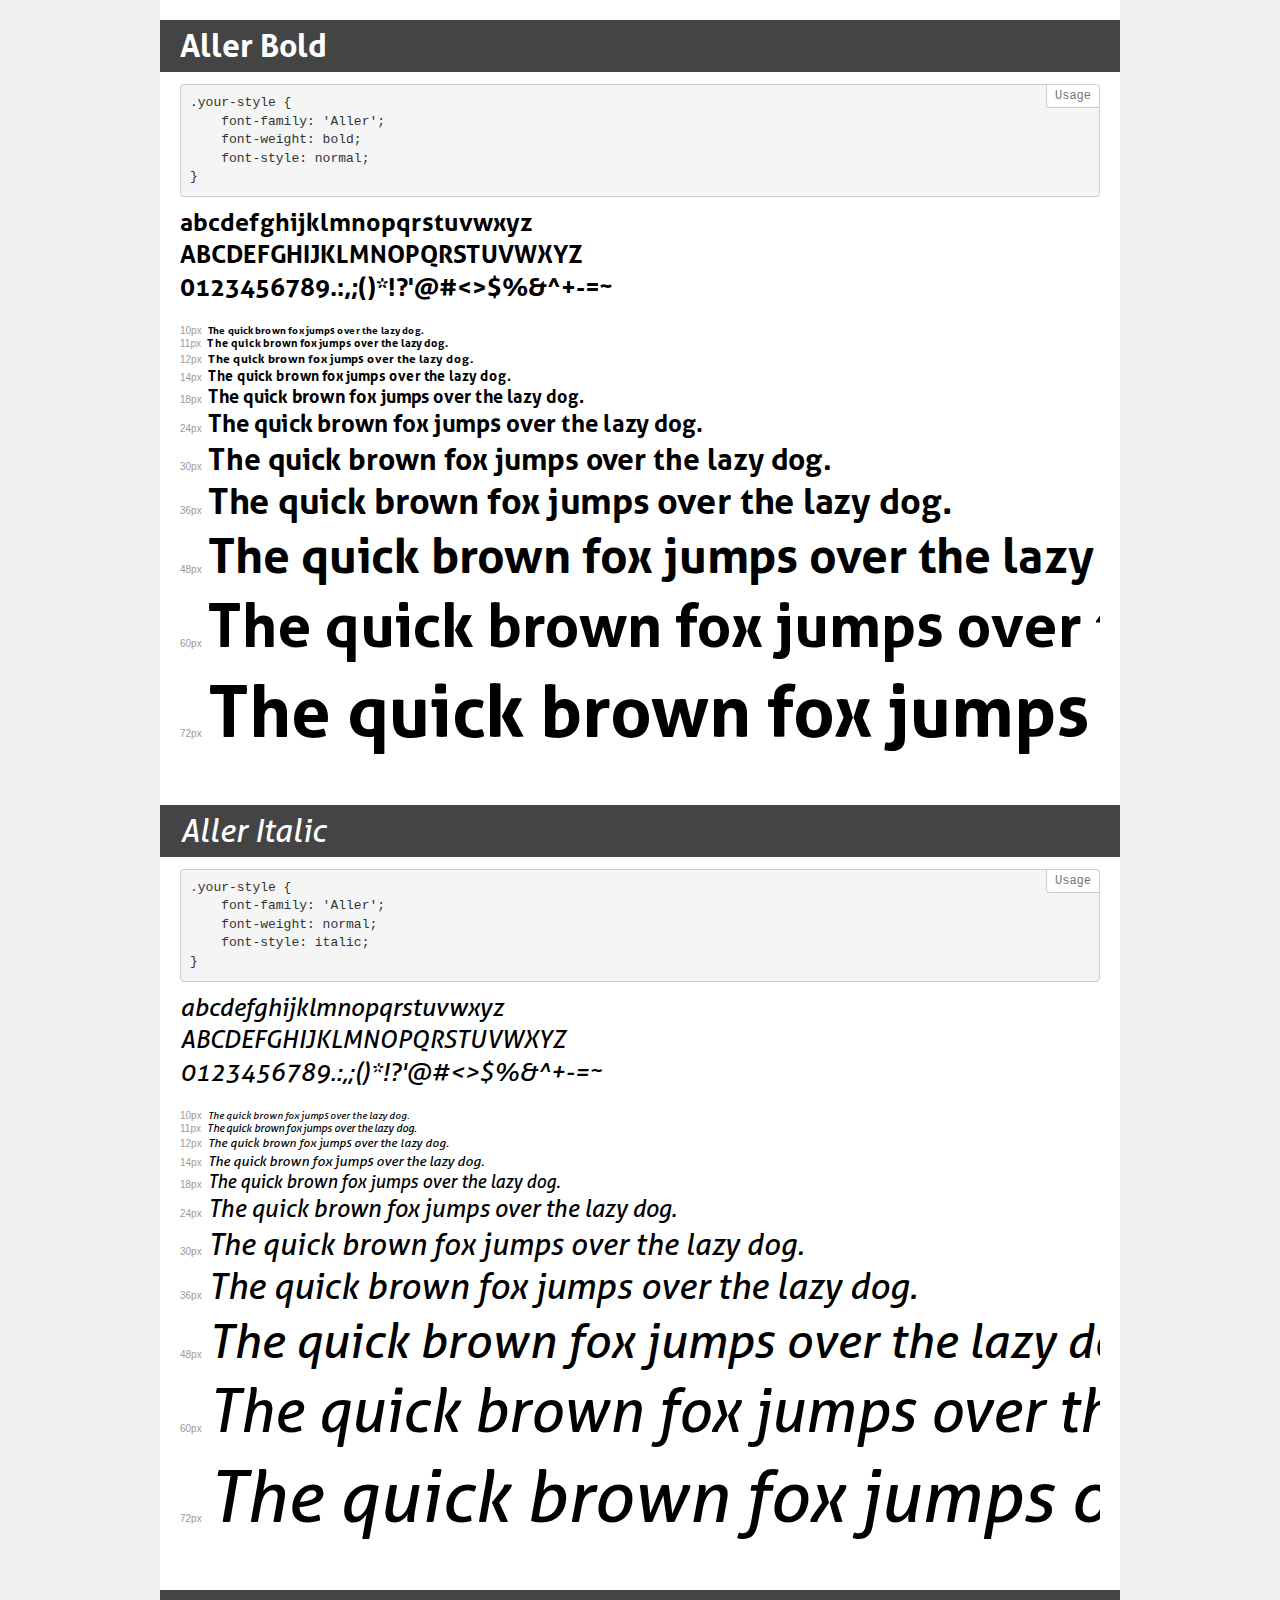
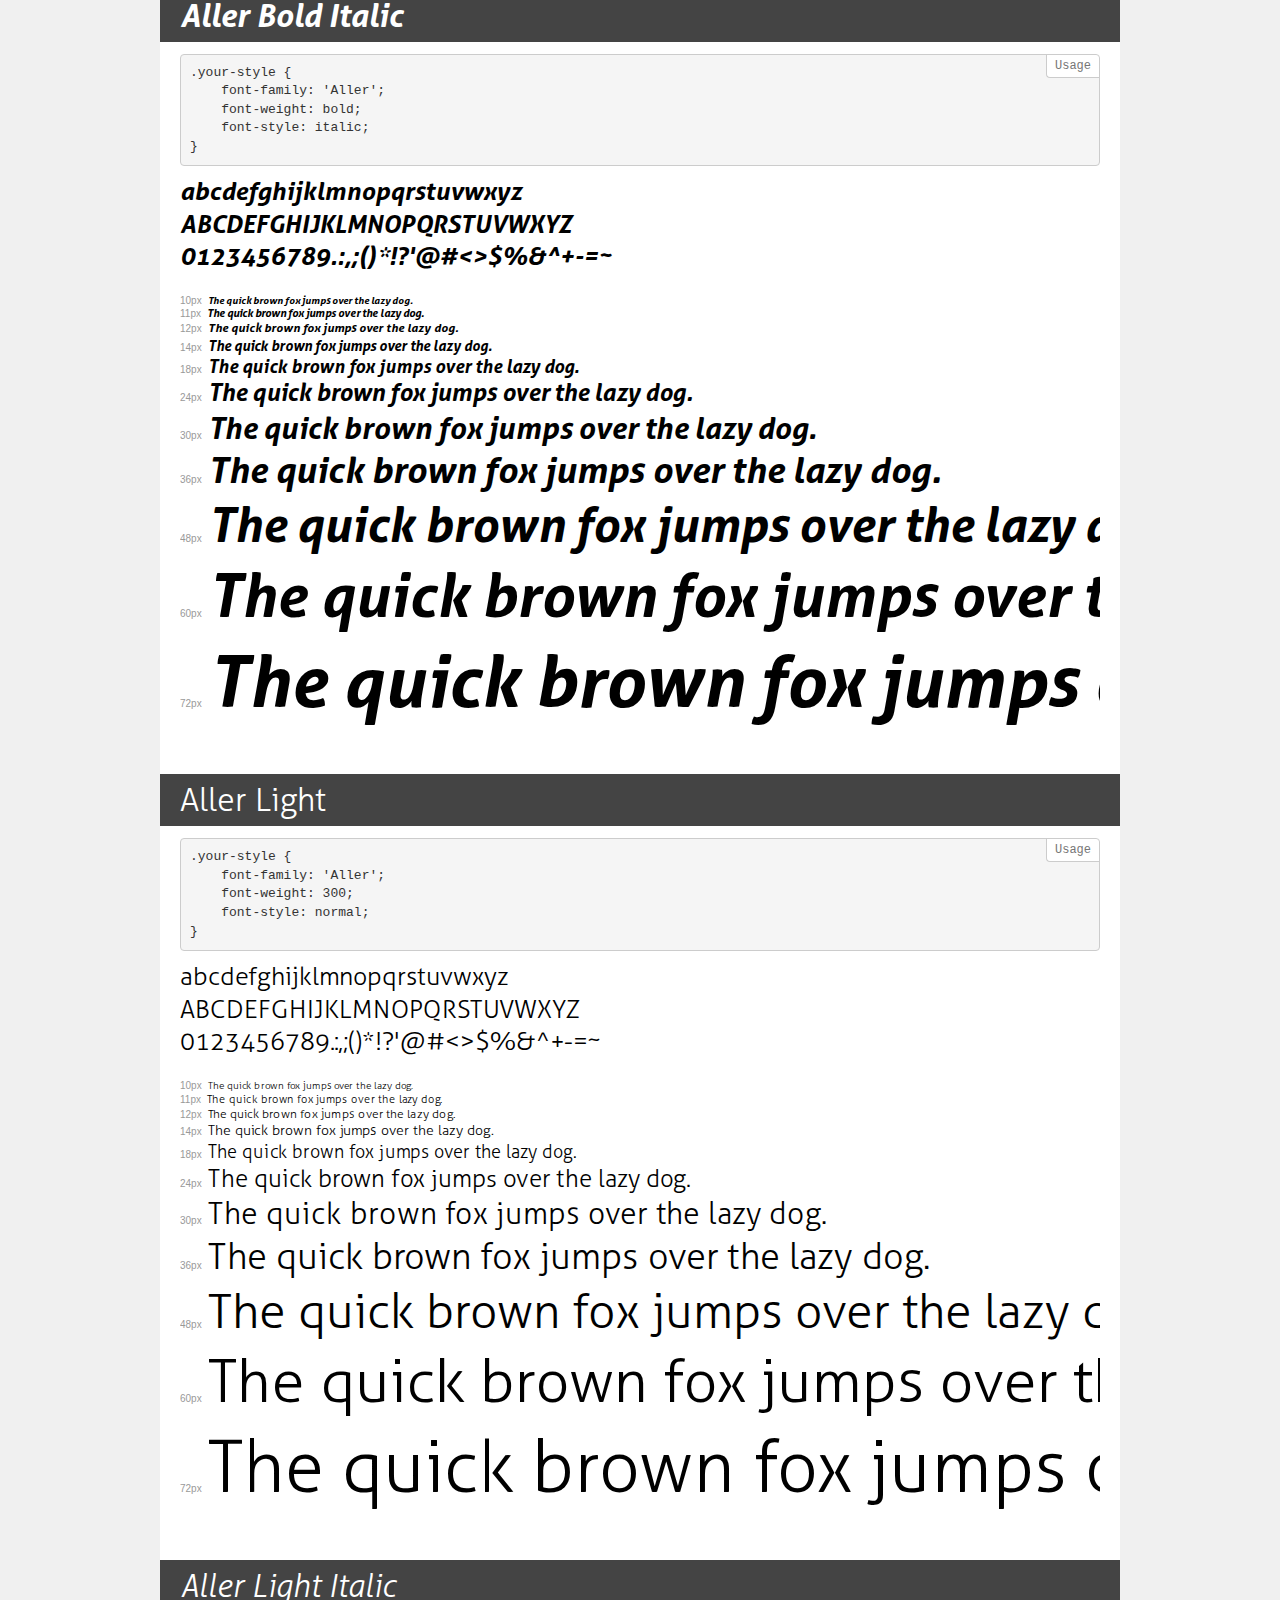
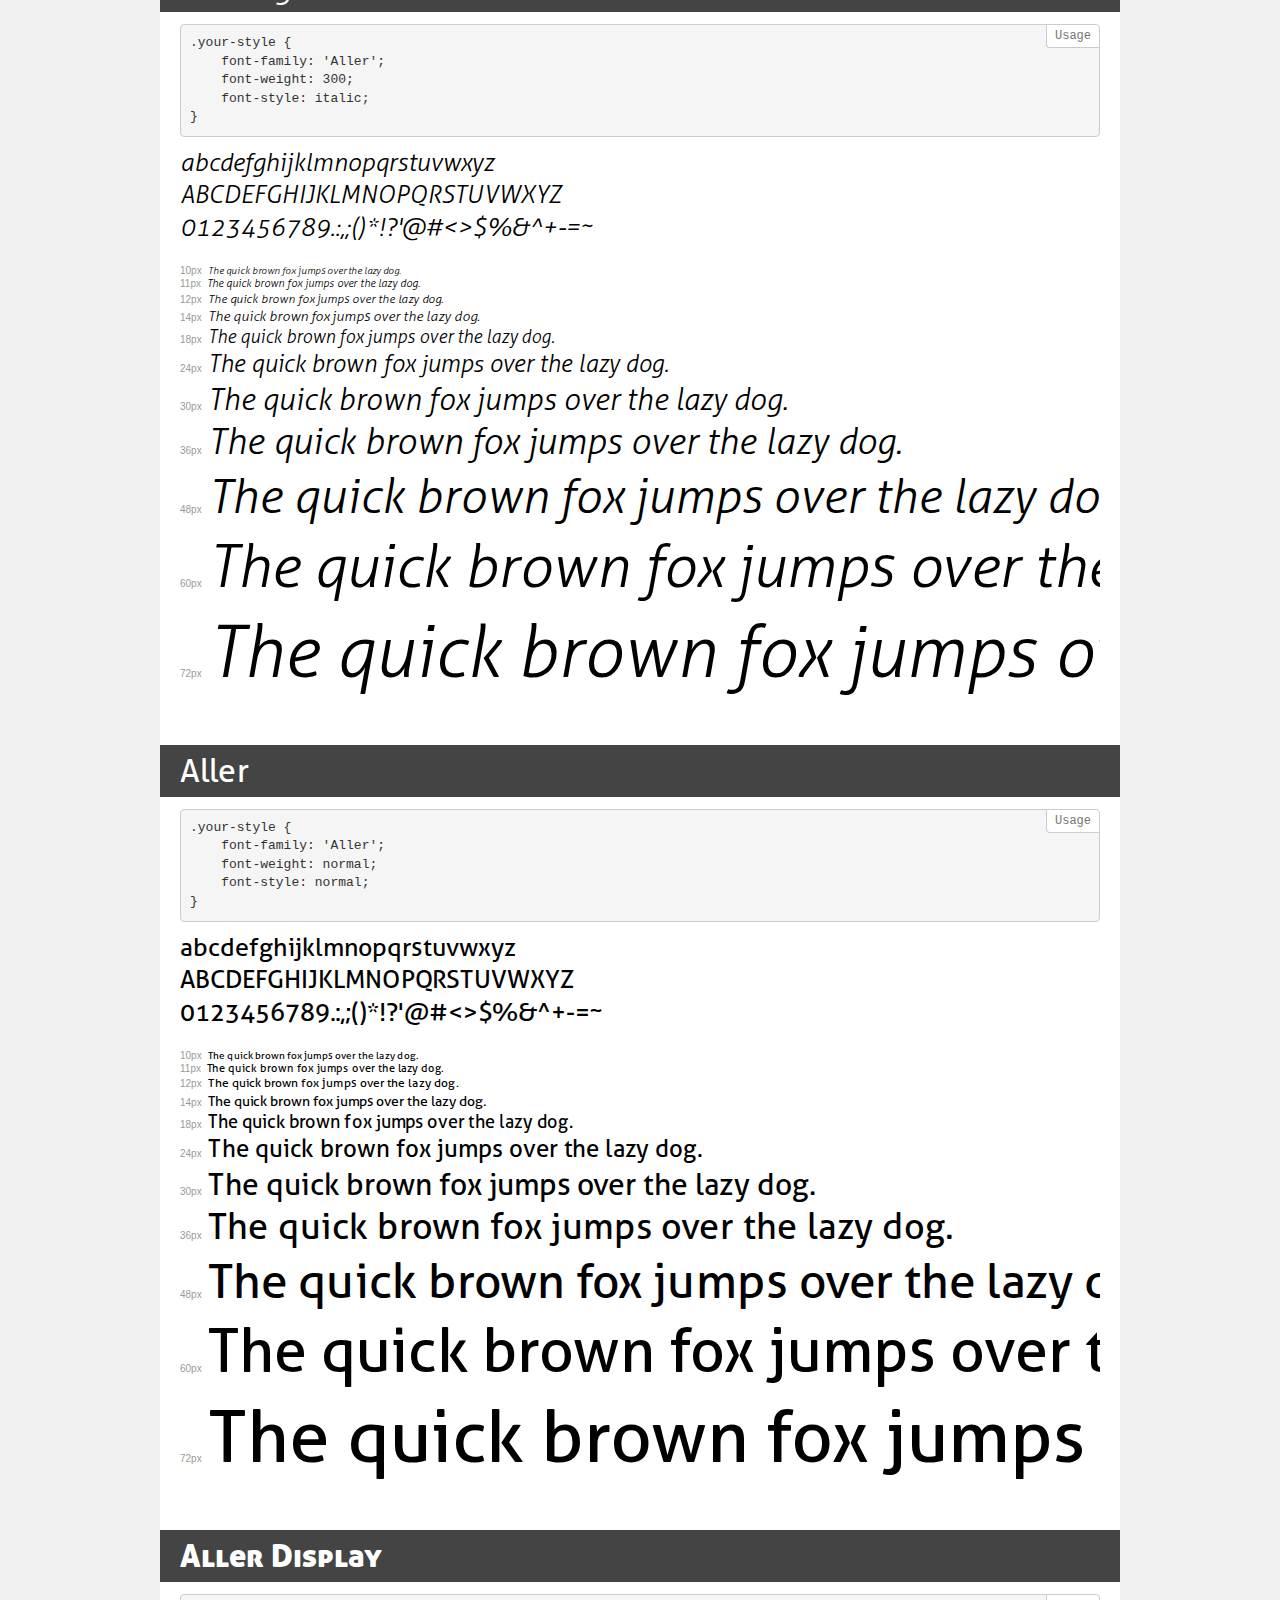
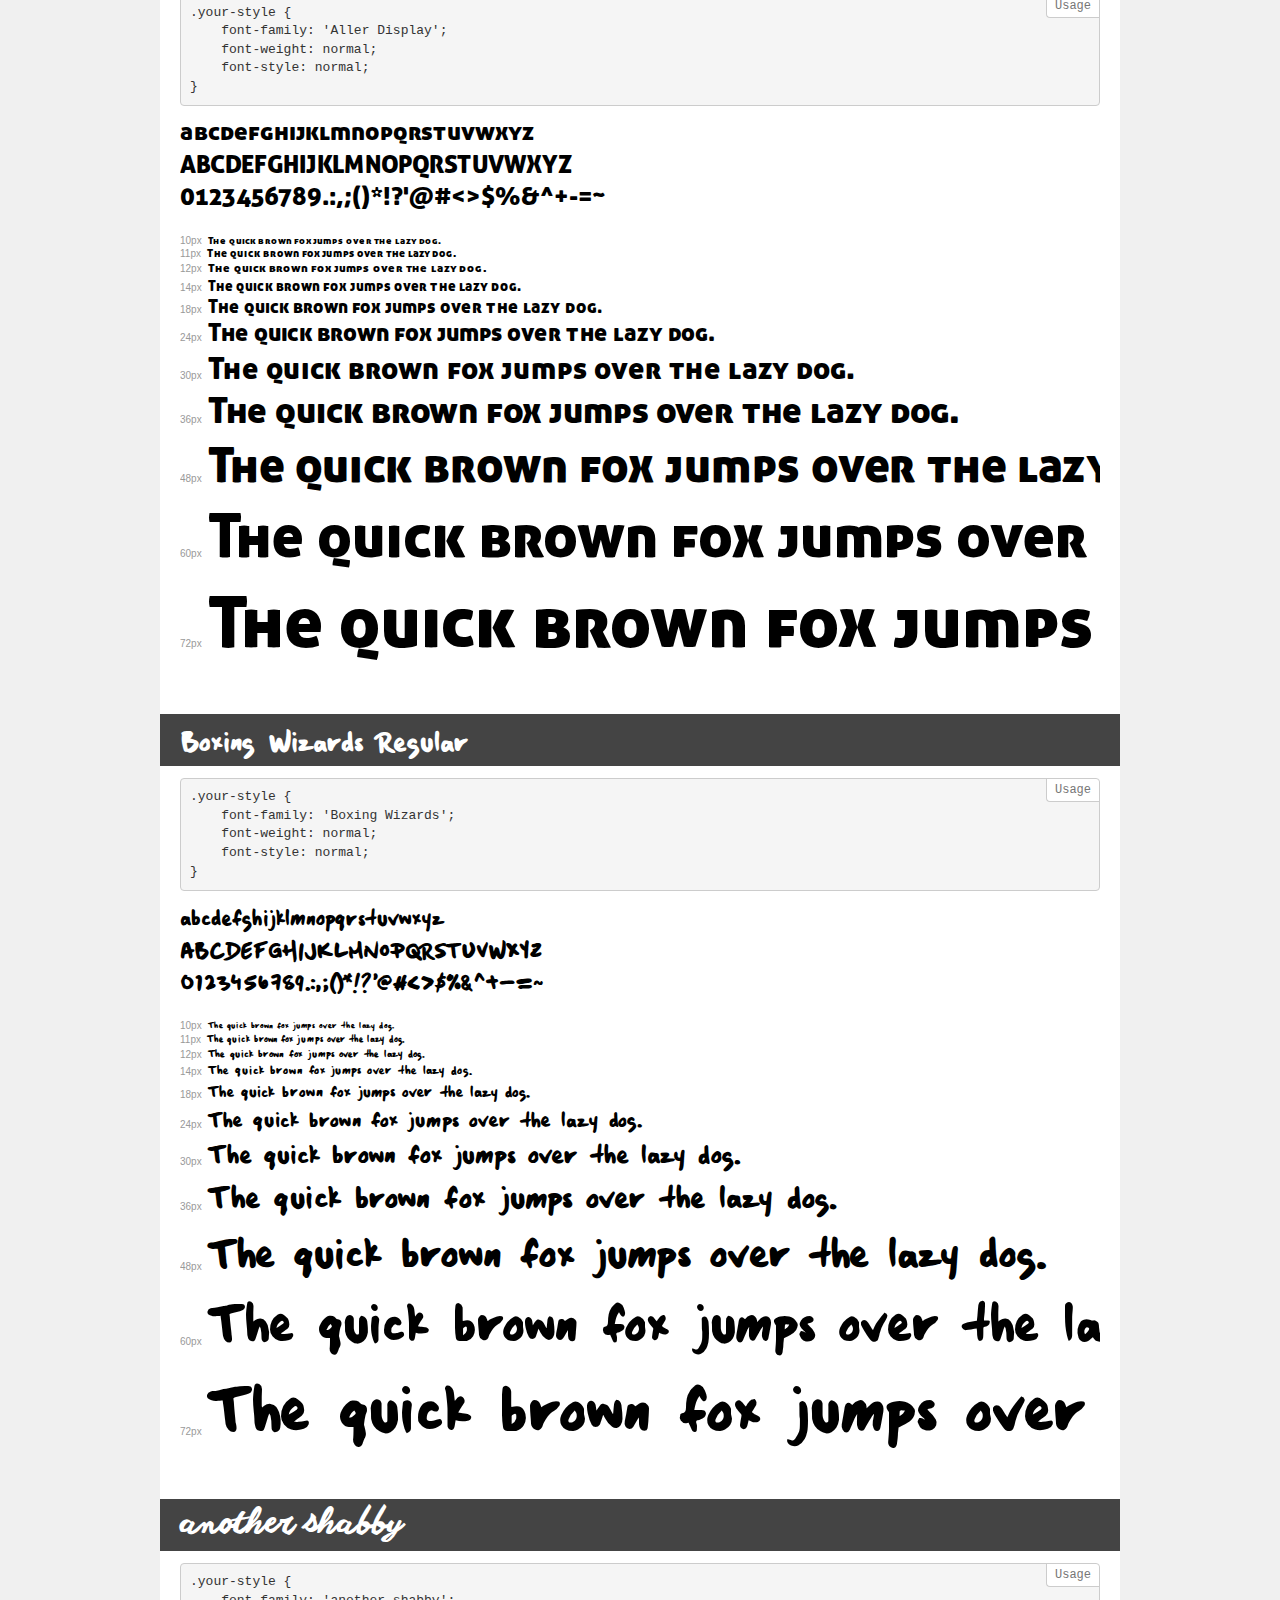
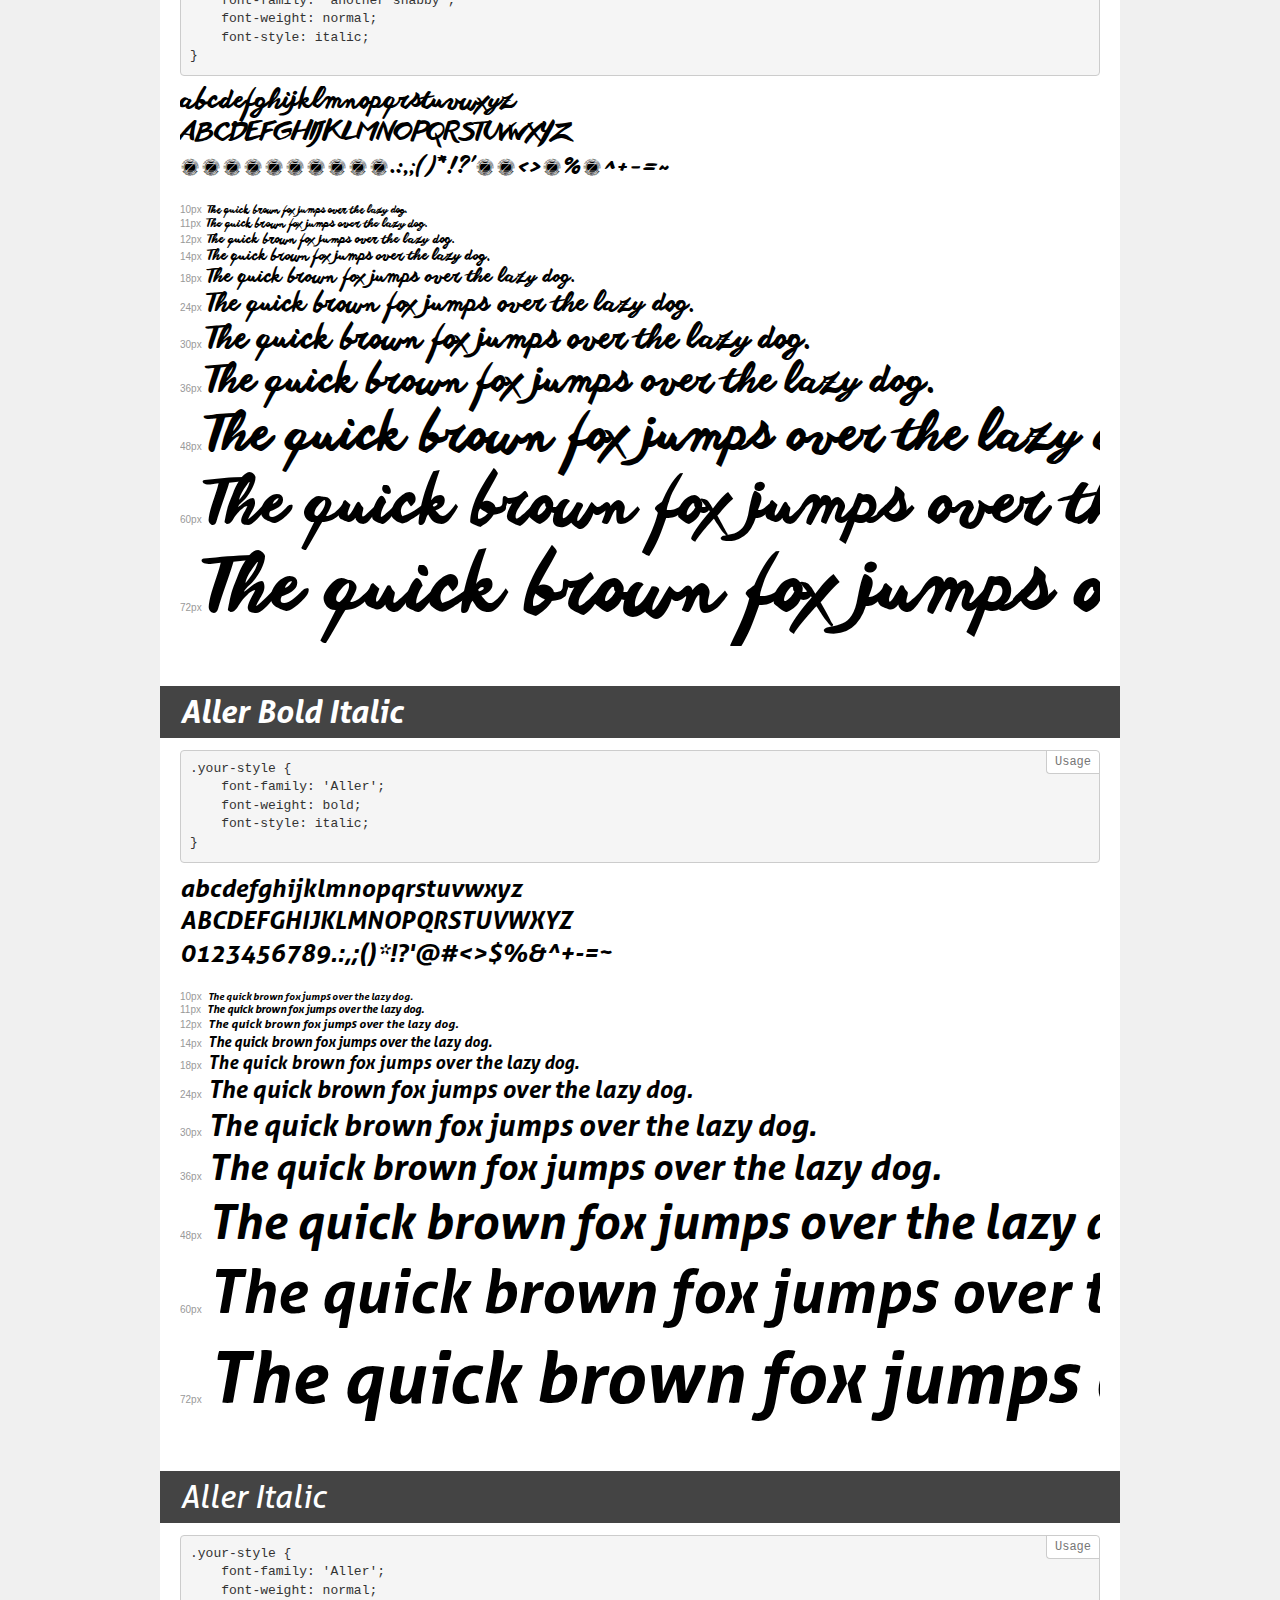
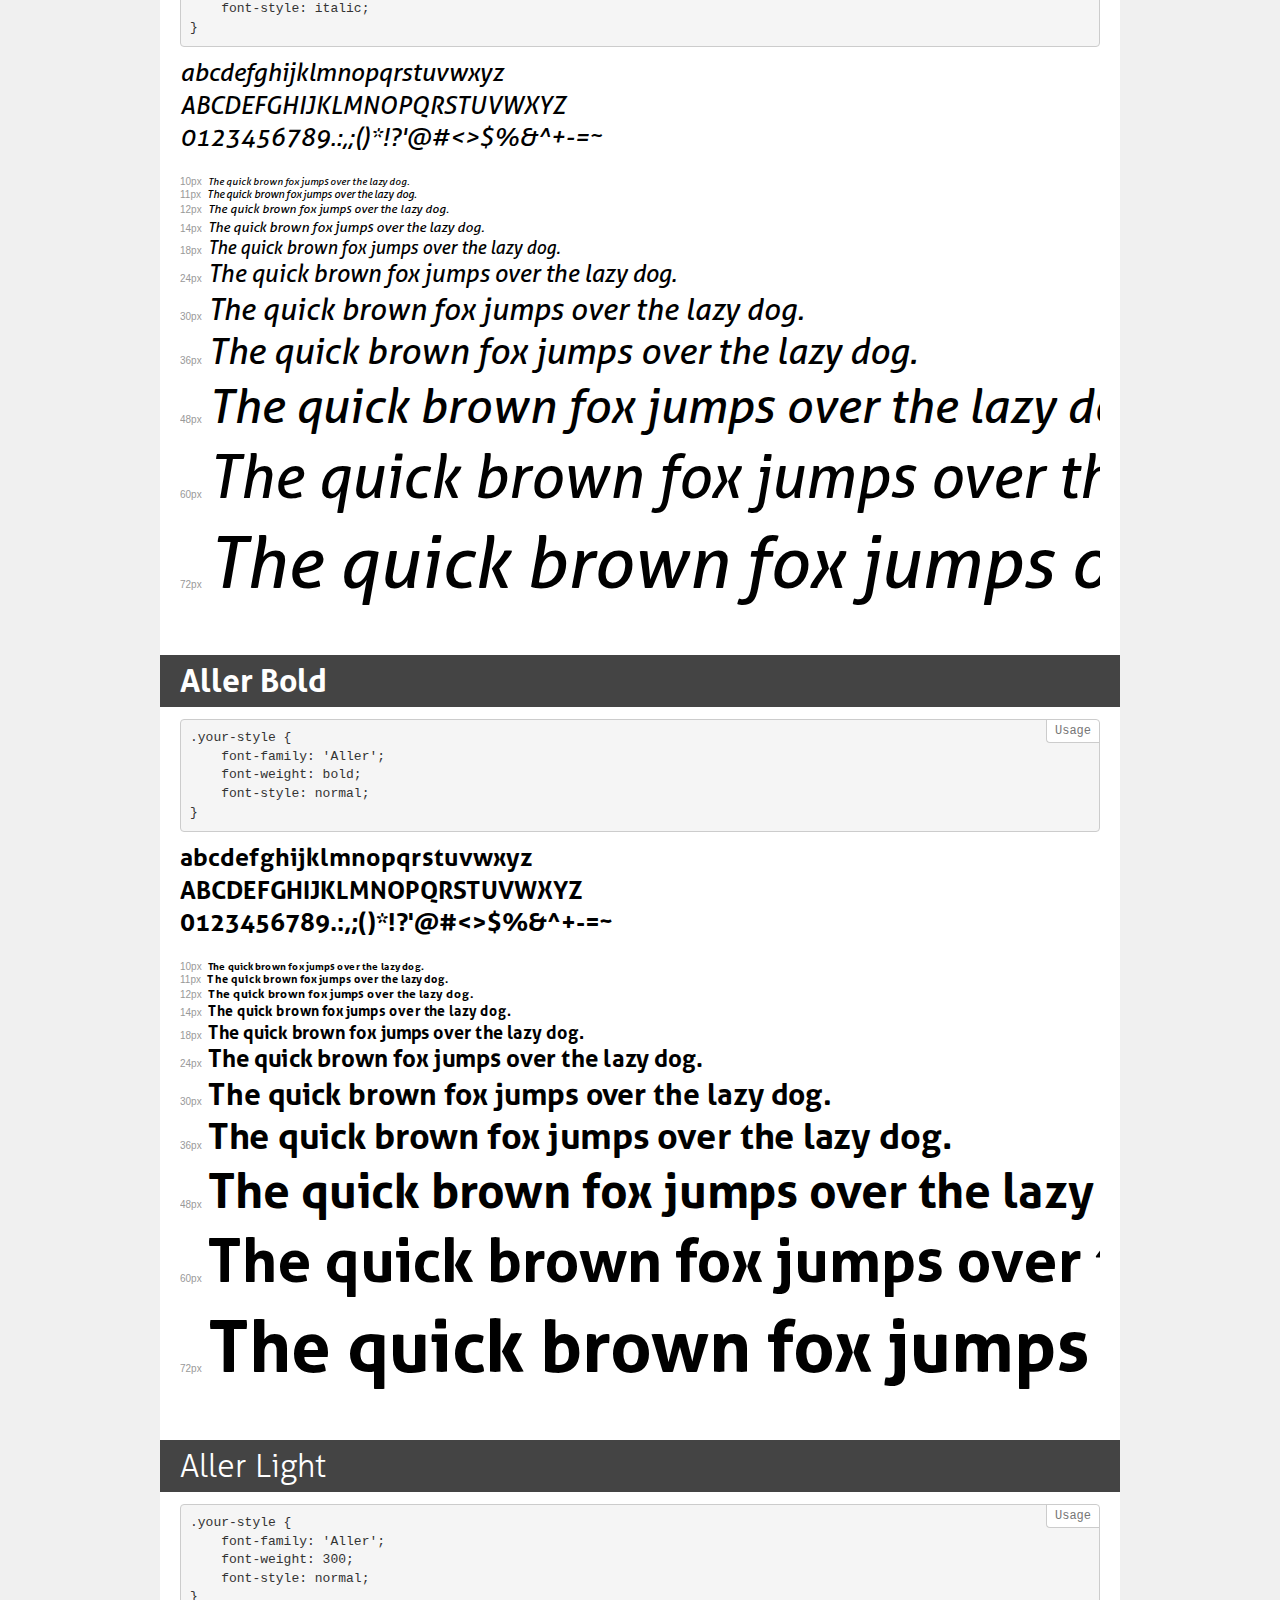
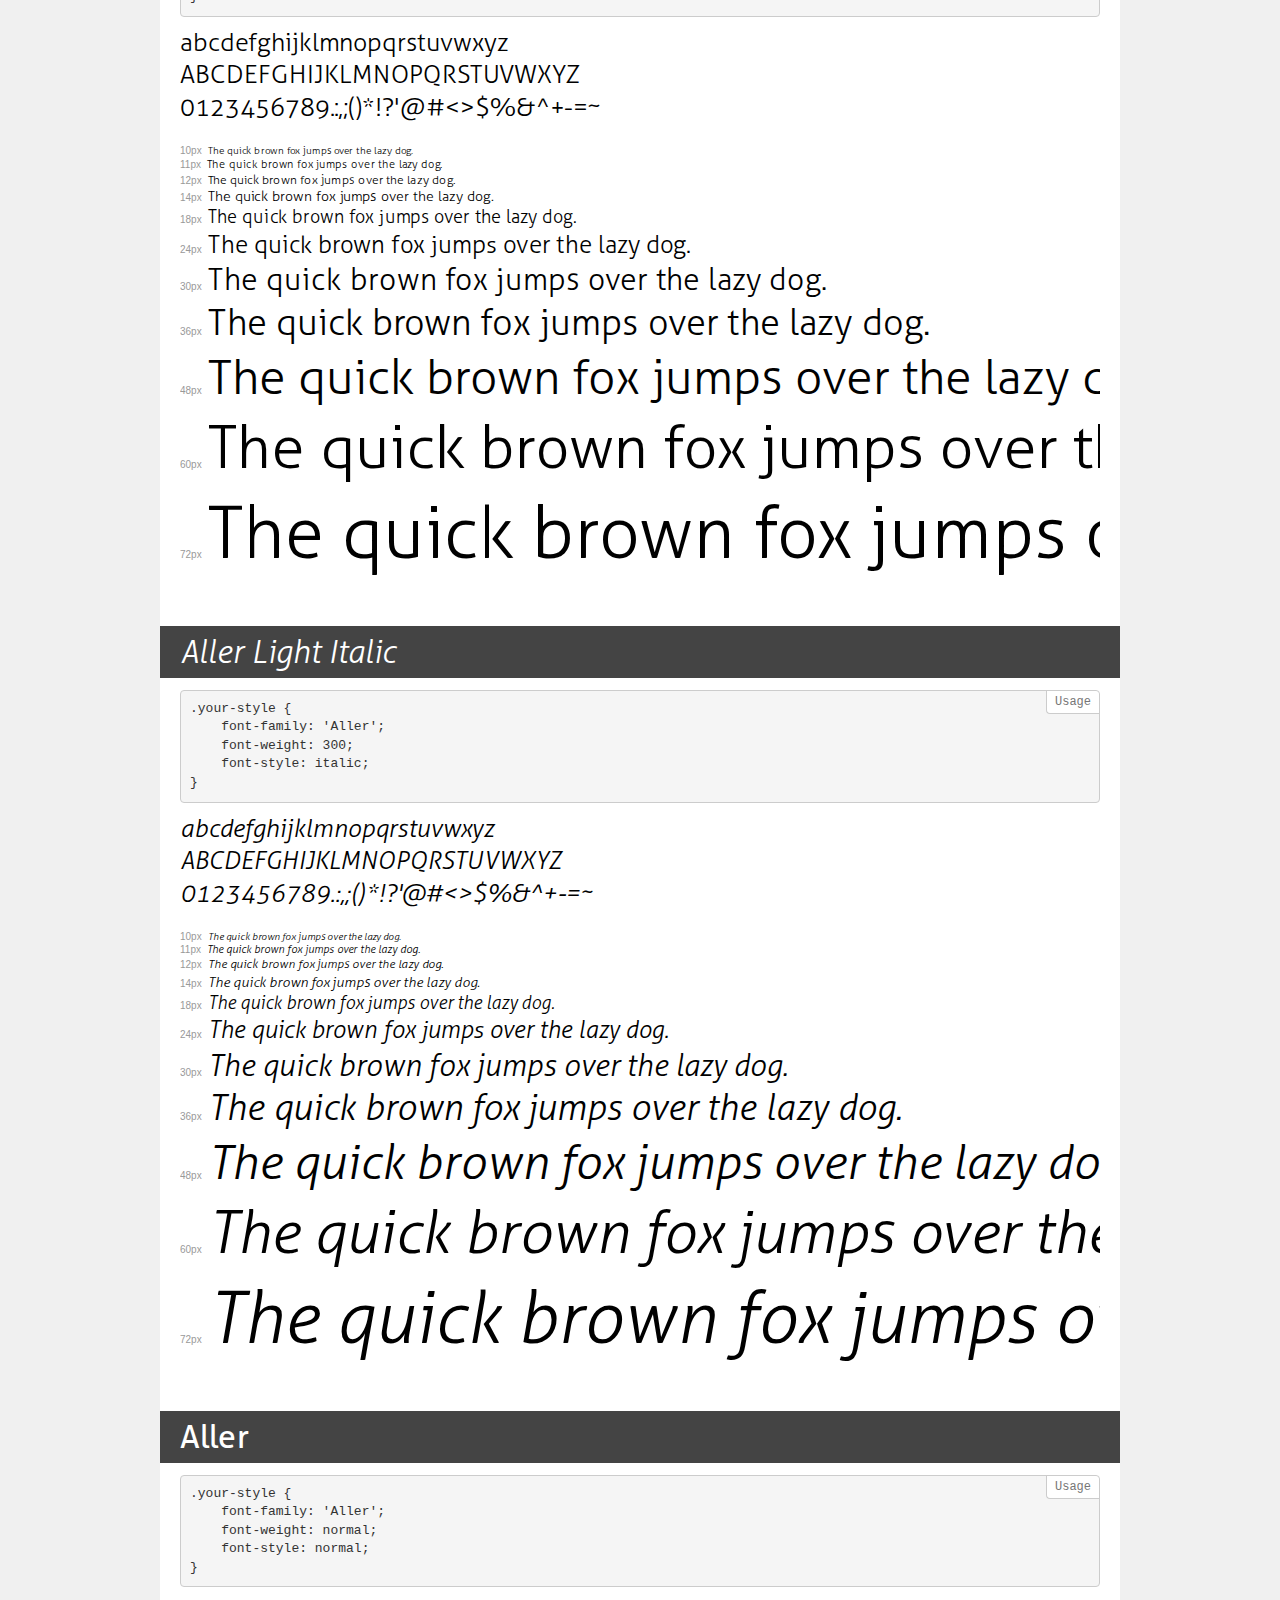
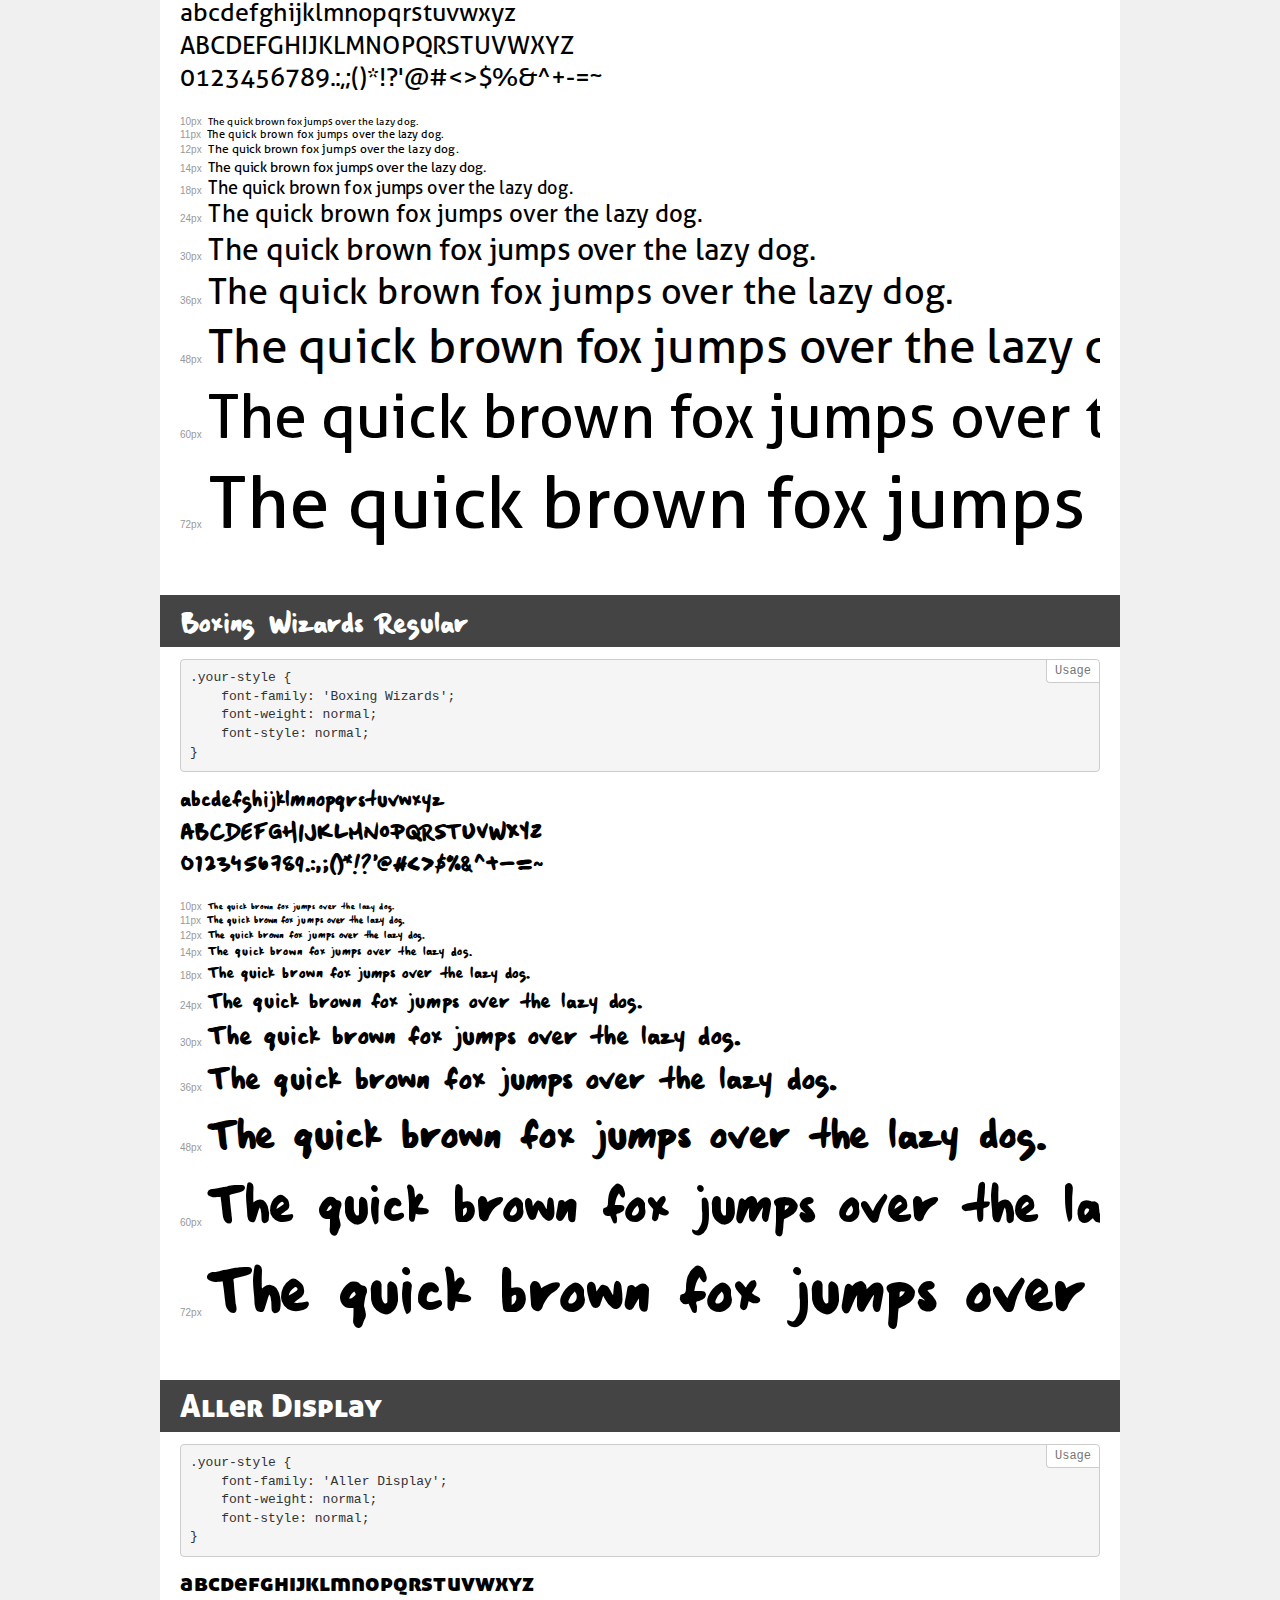
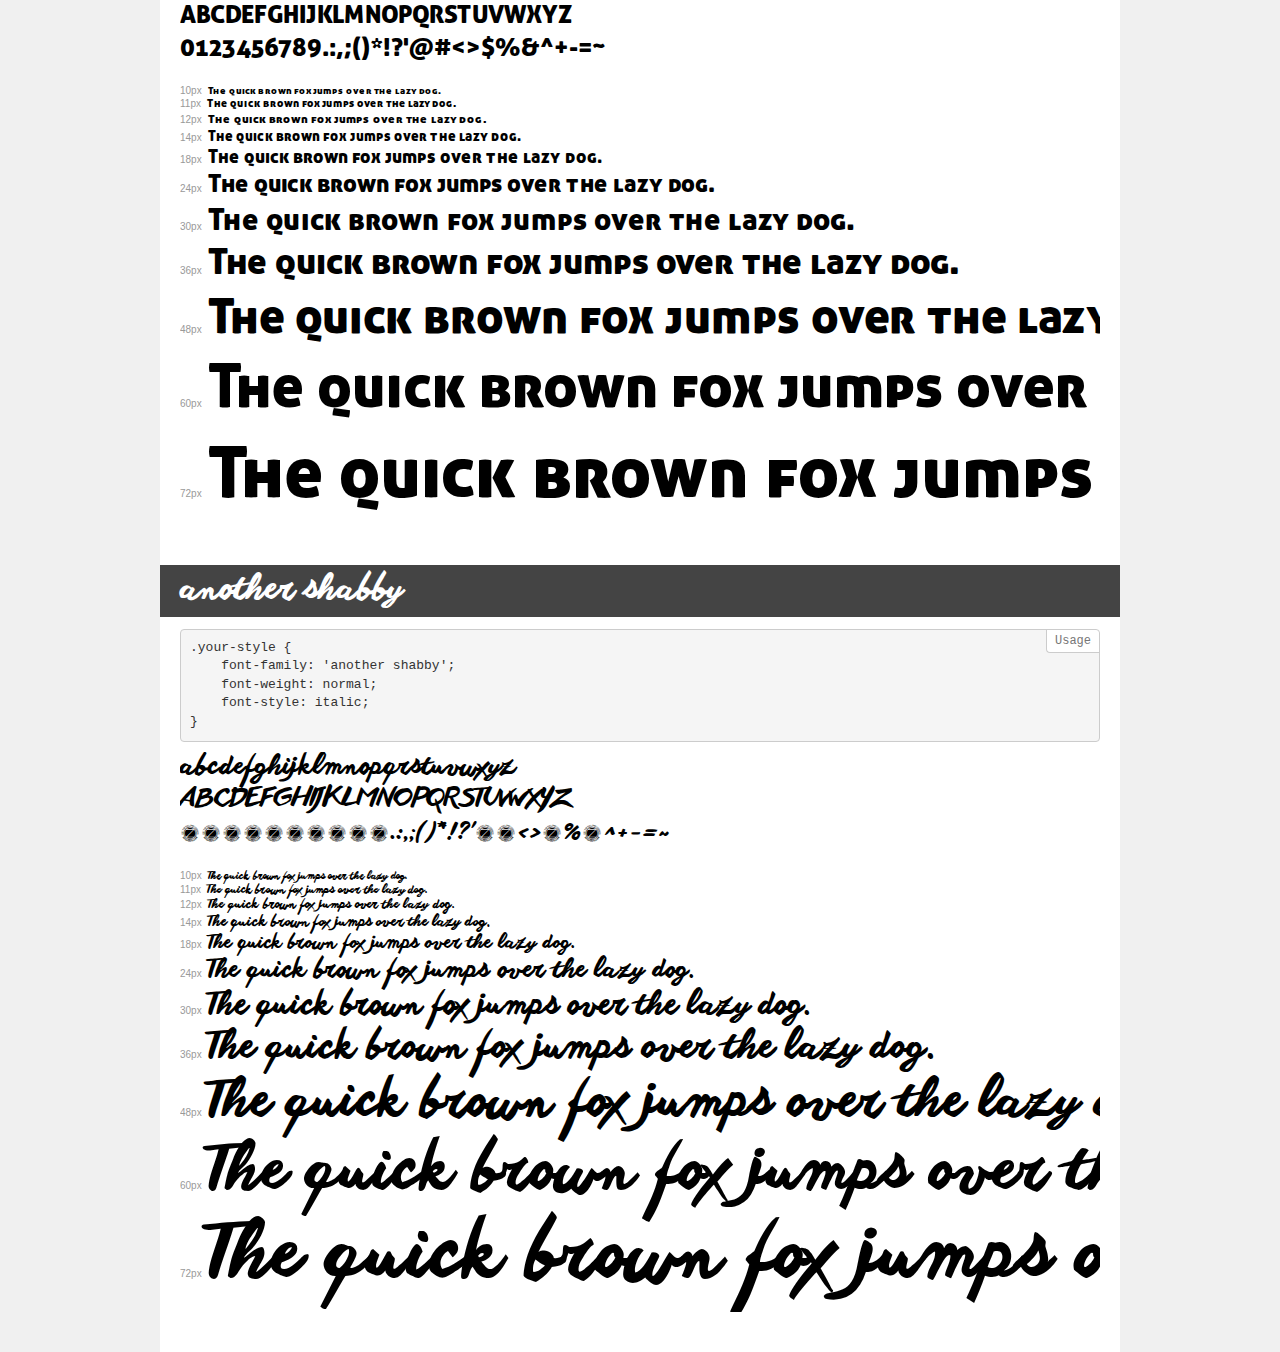
<file: assets/fonts/demo.html>
<!DOCTYPE html>
<html lang="en">
<head>
    <meta charset="utf-8">
    <meta http-equiv="X-UA-Compatible" content="IE=edge">
    <meta name="viewport" content="width=device-width, initial-scale=1">
    <meta name="robots" content="noindex, noarchive">
    <meta name="format-detection" content="telephone=no">
    <title>Transfonter demo</title>
    <link href="stylesheet.css" rel="stylesheet">
    <style>
        /*
        http://meyerweb.com/eric/tools/css/reset/
        v2.0 | 20110126
        License: none (public domain)
        */
        html, body, div, span, applet, object, iframe,
        h1, h2, h3, h4, h5, h6, p, blockquote, pre,
        a, abbr, acronym, address, big, cite, code,
        del, dfn, em, img, ins, kbd, q, s, samp,
        small, strike, strong, sub, sup, tt, var,
        b, u, i, center,
        dl, dt, dd, ol, ul, li,
        fieldset, form, label, legend,
        table, caption, tbody, tfoot, thead, tr, th, td,
        article, aside, canvas, details, embed,
        figure, figcaption, footer, header, hgroup,
        menu, nav, output, ruby, section, summary,
        time, mark, audio, video {
            margin: 0;
            padding: 0;
            border: 0;
            font-size: 100%;
            font: inherit;
            vertical-align: baseline;
        }
        /* HTML5 display-role reset for older browsers */
        article, aside, details, figcaption, figure,
        footer, header, hgroup, menu, nav, section {
            display: block;
        }
        body {
            line-height: 1;
        }
        ol, ul {
            list-style: none;
        }
        blockquote, q {
            quotes: none;
        }
        blockquote:before, blockquote:after,
        q:before, q:after {
            content: '';
            content: none;
        }
        table {
            border-collapse: collapse;
            border-spacing: 0;
        }
        /* demo styles */
        body {
            background: #f0f0f0;
            color: #000;
        }
        .page {
            background: #fff;
            width: 920px;
            margin: 0 auto;
            padding: 20px 20px 0 20px;
            overflow: hidden;
        }
        .font-container {
            overflow-x: auto;
            overflow-y: hidden;
            margin-bottom: 40px;
            line-height: 1.3;
            white-space: nowrap;
            padding-bottom: 5px;
        }
        h1 {
            position: relative;
            background: #444;
            font-size: 32px;
            color: #fff;
            padding: 10px 20px;
            margin: 0 -20px 12px -20px;
        }
        .letters {
            font-size: 25px;
            margin-bottom: 20px;
        }
        .s10:before {
            content: '10px';
        }
        .s11:before {
            content: '11px';
        }
        .s12:before {
            content: '12px';
        }
        .s14:before {
            content: '14px';
        }
        .s18:before {
            content: '18px';
        }
        .s24:before {
            content: '24px';
        }
        .s30:before {
            content: '30px';
        }
        .s36:before {
            content: '36px';
        }
        .s48:before {
            content: '48px';
        }
        .s60:before {
            content: '60px';
        }
        .s72:before {
            content: '72px';
        }
        .s10:before, .s11:before, .s12:before, .s14:before,
        .s18:before, .s24:before, .s30:before, .s36:before,
        .s48:before, .s60:before, .s72:before {
            font-family: Arial, sans-serif;
            font-size: 10px;
            font-weight: normal;
            font-style: normal;
            color: #999;
            padding-right: 6px;
        }
        pre {
            display: block;
            position: relative;
            padding: 9px;
            margin: 0 0 10px;
            font-family: Monaco, Menlo, Consolas, "Courier New", monospace;
            font-size: 13px;
            line-height: 1.428571429;
            color: #333;
            font-weight: normal;
            font-style: normal;
            background-color: #f5f5f5;
            border: 1px solid #ccc;
            overflow-x: auto;
            border-radius: 4px;
        }
        pre:after {
            display: block;
            position: absolute;
            right: 0;
            top: 0;
            content: 'Usage';
            line-height: 1;
            padding: 5px 8px;
            font-size: 12px;
            color: #767676;
            background-color: #fff;
            border: 1px solid #ccc;
            border-right: none;
            border-top: none;
            border-radius: 0 4px 0 4px;
            z-index: 10;
        }
        /* responsive */
        @media (max-width: 959px) {
            .page {
                width: auto;
                margin: 0;
            }
        }
    </style>
</head>
<body>
<div class="page">
    <div class="demo">
        <h1 style="font-family: 'Aller'; font-weight: bold; font-style: normal;">Aller Bold</h1>
        <pre>.your-style {
    font-family: 'Aller';
    font-weight: bold;
    font-style: normal;
}</pre>
        <div class="font-container" style="font-family: 'Aller'; font-weight: bold; font-style: normal;">
            <p class="letters">
                abcdefghijklmnopqrstuvwxyz<br>
ABCDEFGHIJKLMNOPQRSTUVWXYZ<br>
                0123456789.:,;()*!?'@#<>$%&^+-=~
            </p>
            <p class="s10" style="font-size: 10px;">The quick brown fox jumps over the lazy dog.</p>
            <p class="s11" style="font-size: 11px;">The quick brown fox jumps over the lazy dog.</p>
            <p class="s12" style="font-size: 12px;">The quick brown fox jumps over the lazy dog.</p>
            <p class="s14" style="font-size: 14px;">The quick brown fox jumps over the lazy dog.</p>
            <p class="s18" style="font-size: 18px;">The quick brown fox jumps over the lazy dog.</p>
            <p class="s24" style="font-size: 24px;">The quick brown fox jumps over the lazy dog.</p>
            <p class="s30" style="font-size: 30px;">The quick brown fox jumps over the lazy dog.</p>
            <p class="s36" style="font-size: 36px;">The quick brown fox jumps over the lazy dog.</p>
            <p class="s48" style="font-size: 48px;">The quick brown fox jumps over the lazy dog.</p>
            <p class="s60" style="font-size: 60px;">The quick brown fox jumps over the lazy dog.</p>
            <p class="s72" style="font-size: 72px;">The quick brown fox jumps over the lazy dog.</p>
        </div>
    </div>
    <div class="demo">
        <h1 style="font-family: 'Aller'; font-weight: normal; font-style: italic;">Aller Italic</h1>
        <pre>.your-style {
    font-family: 'Aller';
    font-weight: normal;
    font-style: italic;
}</pre>
        <div class="font-container" style="font-family: 'Aller'; font-weight: normal; font-style: italic;">
            <p class="letters">
                abcdefghijklmnopqrstuvwxyz<br>
ABCDEFGHIJKLMNOPQRSTUVWXYZ<br>
                0123456789.:,;()*!?'@#<>$%&^+-=~
            </p>
            <p class="s10" style="font-size: 10px;">The quick brown fox jumps over the lazy dog.</p>
            <p class="s11" style="font-size: 11px;">The quick brown fox jumps over the lazy dog.</p>
            <p class="s12" style="font-size: 12px;">The quick brown fox jumps over the lazy dog.</p>
            <p class="s14" style="font-size: 14px;">The quick brown fox jumps over the lazy dog.</p>
            <p class="s18" style="font-size: 18px;">The quick brown fox jumps over the lazy dog.</p>
            <p class="s24" style="font-size: 24px;">The quick brown fox jumps over the lazy dog.</p>
            <p class="s30" style="font-size: 30px;">The quick brown fox jumps over the lazy dog.</p>
            <p class="s36" style="font-size: 36px;">The quick brown fox jumps over the lazy dog.</p>
            <p class="s48" style="font-size: 48px;">The quick brown fox jumps over the lazy dog.</p>
            <p class="s60" style="font-size: 60px;">The quick brown fox jumps over the lazy dog.</p>
            <p class="s72" style="font-size: 72px;">The quick brown fox jumps over the lazy dog.</p>
        </div>
    </div>
    <div class="demo">
        <h1 style="font-family: 'Aller'; font-weight: bold; font-style: italic;">Aller Bold Italic</h1>
        <pre>.your-style {
    font-family: 'Aller';
    font-weight: bold;
    font-style: italic;
}</pre>
        <div class="font-container" style="font-family: 'Aller'; font-weight: bold; font-style: italic;">
            <p class="letters">
                abcdefghijklmnopqrstuvwxyz<br>
ABCDEFGHIJKLMNOPQRSTUVWXYZ<br>
                0123456789.:,;()*!?'@#<>$%&^+-=~
            </p>
            <p class="s10" style="font-size: 10px;">The quick brown fox jumps over the lazy dog.</p>
            <p class="s11" style="font-size: 11px;">The quick brown fox jumps over the lazy dog.</p>
            <p class="s12" style="font-size: 12px;">The quick brown fox jumps over the lazy dog.</p>
            <p class="s14" style="font-size: 14px;">The quick brown fox jumps over the lazy dog.</p>
            <p class="s18" style="font-size: 18px;">The quick brown fox jumps over the lazy dog.</p>
            <p class="s24" style="font-size: 24px;">The quick brown fox jumps over the lazy dog.</p>
            <p class="s30" style="font-size: 30px;">The quick brown fox jumps over the lazy dog.</p>
            <p class="s36" style="font-size: 36px;">The quick brown fox jumps over the lazy dog.</p>
            <p class="s48" style="font-size: 48px;">The quick brown fox jumps over the lazy dog.</p>
            <p class="s60" style="font-size: 60px;">The quick brown fox jumps over the lazy dog.</p>
            <p class="s72" style="font-size: 72px;">The quick brown fox jumps over the lazy dog.</p>
        </div>
    </div>
    <div class="demo">
        <h1 style="font-family: 'Aller'; font-weight: 300; font-style: normal;">Aller Light</h1>
        <pre>.your-style {
    font-family: 'Aller';
    font-weight: 300;
    font-style: normal;
}</pre>
        <div class="font-container" style="font-family: 'Aller'; font-weight: 300; font-style: normal;">
            <p class="letters">
                abcdefghijklmnopqrstuvwxyz<br>
ABCDEFGHIJKLMNOPQRSTUVWXYZ<br>
                0123456789.:,;()*!?'@#<>$%&^+-=~
            </p>
            <p class="s10" style="font-size: 10px;">The quick brown fox jumps over the lazy dog.</p>
            <p class="s11" style="font-size: 11px;">The quick brown fox jumps over the lazy dog.</p>
            <p class="s12" style="font-size: 12px;">The quick brown fox jumps over the lazy dog.</p>
            <p class="s14" style="font-size: 14px;">The quick brown fox jumps over the lazy dog.</p>
            <p class="s18" style="font-size: 18px;">The quick brown fox jumps over the lazy dog.</p>
            <p class="s24" style="font-size: 24px;">The quick brown fox jumps over the lazy dog.</p>
            <p class="s30" style="font-size: 30px;">The quick brown fox jumps over the lazy dog.</p>
            <p class="s36" style="font-size: 36px;">The quick brown fox jumps over the lazy dog.</p>
            <p class="s48" style="font-size: 48px;">The quick brown fox jumps over the lazy dog.</p>
            <p class="s60" style="font-size: 60px;">The quick brown fox jumps over the lazy dog.</p>
            <p class="s72" style="font-size: 72px;">The quick brown fox jumps over the lazy dog.</p>
        </div>
    </div>
    <div class="demo">
        <h1 style="font-family: 'Aller'; font-weight: 300; font-style: italic;">Aller Light Italic</h1>
        <pre>.your-style {
    font-family: 'Aller';
    font-weight: 300;
    font-style: italic;
}</pre>
        <div class="font-container" style="font-family: 'Aller'; font-weight: 300; font-style: italic;">
            <p class="letters">
                abcdefghijklmnopqrstuvwxyz<br>
ABCDEFGHIJKLMNOPQRSTUVWXYZ<br>
                0123456789.:,;()*!?'@#<>$%&^+-=~
            </p>
            <p class="s10" style="font-size: 10px;">The quick brown fox jumps over the lazy dog.</p>
            <p class="s11" style="font-size: 11px;">The quick brown fox jumps over the lazy dog.</p>
            <p class="s12" style="font-size: 12px;">The quick brown fox jumps over the lazy dog.</p>
            <p class="s14" style="font-size: 14px;">The quick brown fox jumps over the lazy dog.</p>
            <p class="s18" style="font-size: 18px;">The quick brown fox jumps over the lazy dog.</p>
            <p class="s24" style="font-size: 24px;">The quick brown fox jumps over the lazy dog.</p>
            <p class="s30" style="font-size: 30px;">The quick brown fox jumps over the lazy dog.</p>
            <p class="s36" style="font-size: 36px;">The quick brown fox jumps over the lazy dog.</p>
            <p class="s48" style="font-size: 48px;">The quick brown fox jumps over the lazy dog.</p>
            <p class="s60" style="font-size: 60px;">The quick brown fox jumps over the lazy dog.</p>
            <p class="s72" style="font-size: 72px;">The quick brown fox jumps over the lazy dog.</p>
        </div>
    </div>
    <div class="demo">
        <h1 style="font-family: 'Aller'; font-weight: normal; font-style: normal;">Aller</h1>
        <pre>.your-style {
    font-family: 'Aller';
    font-weight: normal;
    font-style: normal;
}</pre>
        <div class="font-container" style="font-family: 'Aller'; font-weight: normal; font-style: normal;">
            <p class="letters">
                abcdefghijklmnopqrstuvwxyz<br>
ABCDEFGHIJKLMNOPQRSTUVWXYZ<br>
                0123456789.:,;()*!?'@#<>$%&^+-=~
            </p>
            <p class="s10" style="font-size: 10px;">The quick brown fox jumps over the lazy dog.</p>
            <p class="s11" style="font-size: 11px;">The quick brown fox jumps over the lazy dog.</p>
            <p class="s12" style="font-size: 12px;">The quick brown fox jumps over the lazy dog.</p>
            <p class="s14" style="font-size: 14px;">The quick brown fox jumps over the lazy dog.</p>
            <p class="s18" style="font-size: 18px;">The quick brown fox jumps over the lazy dog.</p>
            <p class="s24" style="font-size: 24px;">The quick brown fox jumps over the lazy dog.</p>
            <p class="s30" style="font-size: 30px;">The quick brown fox jumps over the lazy dog.</p>
            <p class="s36" style="font-size: 36px;">The quick brown fox jumps over the lazy dog.</p>
            <p class="s48" style="font-size: 48px;">The quick brown fox jumps over the lazy dog.</p>
            <p class="s60" style="font-size: 60px;">The quick brown fox jumps over the lazy dog.</p>
            <p class="s72" style="font-size: 72px;">The quick brown fox jumps over the lazy dog.</p>
        </div>
    </div>
    <div class="demo">
        <h1 style="font-family: 'Aller Display'; font-weight: normal; font-style: normal;">Aller Display</h1>
        <pre>.your-style {
    font-family: 'Aller Display';
    font-weight: normal;
    font-style: normal;
}</pre>
        <div class="font-container" style="font-family: 'Aller Display'; font-weight: normal; font-style: normal;">
            <p class="letters">
                abcdefghijklmnopqrstuvwxyz<br>
ABCDEFGHIJKLMNOPQRSTUVWXYZ<br>
                0123456789.:,;()*!?'@#<>$%&^+-=~
            </p>
            <p class="s10" style="font-size: 10px;">The quick brown fox jumps over the lazy dog.</p>
            <p class="s11" style="font-size: 11px;">The quick brown fox jumps over the lazy dog.</p>
            <p class="s12" style="font-size: 12px;">The quick brown fox jumps over the lazy dog.</p>
            <p class="s14" style="font-size: 14px;">The quick brown fox jumps over the lazy dog.</p>
            <p class="s18" style="font-size: 18px;">The quick brown fox jumps over the lazy dog.</p>
            <p class="s24" style="font-size: 24px;">The quick brown fox jumps over the lazy dog.</p>
            <p class="s30" style="font-size: 30px;">The quick brown fox jumps over the lazy dog.</p>
            <p class="s36" style="font-size: 36px;">The quick brown fox jumps over the lazy dog.</p>
            <p class="s48" style="font-size: 48px;">The quick brown fox jumps over the lazy dog.</p>
            <p class="s60" style="font-size: 60px;">The quick brown fox jumps over the lazy dog.</p>
            <p class="s72" style="font-size: 72px;">The quick brown fox jumps over the lazy dog.</p>
        </div>
    </div>
    <div class="demo">
        <h1 style="font-family: 'Boxing Wizards'; font-weight: normal; font-style: normal;">Boxing Wizards Regular</h1>
        <pre>.your-style {
    font-family: 'Boxing Wizards';
    font-weight: normal;
    font-style: normal;
}</pre>
        <div class="font-container" style="font-family: 'Boxing Wizards'; font-weight: normal; font-style: normal;">
            <p class="letters">
                abcdefghijklmnopqrstuvwxyz<br>
ABCDEFGHIJKLMNOPQRSTUVWXYZ<br>
                0123456789.:,;()*!?'@#<>$%&^+-=~
            </p>
            <p class="s10" style="font-size: 10px;">The quick brown fox jumps over the lazy dog.</p>
            <p class="s11" style="font-size: 11px;">The quick brown fox jumps over the lazy dog.</p>
            <p class="s12" style="font-size: 12px;">The quick brown fox jumps over the lazy dog.</p>
            <p class="s14" style="font-size: 14px;">The quick brown fox jumps over the lazy dog.</p>
            <p class="s18" style="font-size: 18px;">The quick brown fox jumps over the lazy dog.</p>
            <p class="s24" style="font-size: 24px;">The quick brown fox jumps over the lazy dog.</p>
            <p class="s30" style="font-size: 30px;">The quick brown fox jumps over the lazy dog.</p>
            <p class="s36" style="font-size: 36px;">The quick brown fox jumps over the lazy dog.</p>
            <p class="s48" style="font-size: 48px;">The quick brown fox jumps over the lazy dog.</p>
            <p class="s60" style="font-size: 60px;">The quick brown fox jumps over the lazy dog.</p>
            <p class="s72" style="font-size: 72px;">The quick brown fox jumps over the lazy dog.</p>
        </div>
    </div>
    <div class="demo">
        <h1 style="font-family: 'another shabby'; font-weight: normal; font-style: italic;">another shabby</h1>
        <pre>.your-style {
    font-family: 'another shabby';
    font-weight: normal;
    font-style: italic;
}</pre>
        <div class="font-container" style="font-family: 'another shabby'; font-weight: normal; font-style: italic;">
            <p class="letters">
                abcdefghijklmnopqrstuvwxyz<br>
ABCDEFGHIJKLMNOPQRSTUVWXYZ<br>
                0123456789.:,;()*!?'@#<>$%&^+-=~
            </p>
            <p class="s10" style="font-size: 10px;">The quick brown fox jumps over the lazy dog.</p>
            <p class="s11" style="font-size: 11px;">The quick brown fox jumps over the lazy dog.</p>
            <p class="s12" style="font-size: 12px;">The quick brown fox jumps over the lazy dog.</p>
            <p class="s14" style="font-size: 14px;">The quick brown fox jumps over the lazy dog.</p>
            <p class="s18" style="font-size: 18px;">The quick brown fox jumps over the lazy dog.</p>
            <p class="s24" style="font-size: 24px;">The quick brown fox jumps over the lazy dog.</p>
            <p class="s30" style="font-size: 30px;">The quick brown fox jumps over the lazy dog.</p>
            <p class="s36" style="font-size: 36px;">The quick brown fox jumps over the lazy dog.</p>
            <p class="s48" style="font-size: 48px;">The quick brown fox jumps over the lazy dog.</p>
            <p class="s60" style="font-size: 60px;">The quick brown fox jumps over the lazy dog.</p>
            <p class="s72" style="font-size: 72px;">The quick brown fox jumps over the lazy dog.</p>
        </div>
    </div>
    <div class="demo">
        <h1 style="font-family: 'Aller'; font-weight: bold; font-style: italic;">Aller Bold Italic</h1>
        <pre>.your-style {
    font-family: 'Aller';
    font-weight: bold;
    font-style: italic;
}</pre>
        <div class="font-container" style="font-family: 'Aller'; font-weight: bold; font-style: italic;">
            <p class="letters">
                abcdefghijklmnopqrstuvwxyz<br>
ABCDEFGHIJKLMNOPQRSTUVWXYZ<br>
                0123456789.:,;()*!?'@#<>$%&^+-=~
            </p>
            <p class="s10" style="font-size: 10px;">The quick brown fox jumps over the lazy dog.</p>
            <p class="s11" style="font-size: 11px;">The quick brown fox jumps over the lazy dog.</p>
            <p class="s12" style="font-size: 12px;">The quick brown fox jumps over the lazy dog.</p>
            <p class="s14" style="font-size: 14px;">The quick brown fox jumps over the lazy dog.</p>
            <p class="s18" style="font-size: 18px;">The quick brown fox jumps over the lazy dog.</p>
            <p class="s24" style="font-size: 24px;">The quick brown fox jumps over the lazy dog.</p>
            <p class="s30" style="font-size: 30px;">The quick brown fox jumps over the lazy dog.</p>
            <p class="s36" style="font-size: 36px;">The quick brown fox jumps over the lazy dog.</p>
            <p class="s48" style="font-size: 48px;">The quick brown fox jumps over the lazy dog.</p>
            <p class="s60" style="font-size: 60px;">The quick brown fox jumps over the lazy dog.</p>
            <p class="s72" style="font-size: 72px;">The quick brown fox jumps over the lazy dog.</p>
        </div>
    </div>
    <div class="demo">
        <h1 style="font-family: 'Aller'; font-weight: normal; font-style: italic;">Aller Italic</h1>
        <pre>.your-style {
    font-family: 'Aller';
    font-weight: normal;
    font-style: italic;
}</pre>
        <div class="font-container" style="font-family: 'Aller'; font-weight: normal; font-style: italic;">
            <p class="letters">
                abcdefghijklmnopqrstuvwxyz<br>
ABCDEFGHIJKLMNOPQRSTUVWXYZ<br>
                0123456789.:,;()*!?'@#<>$%&^+-=~
            </p>
            <p class="s10" style="font-size: 10px;">The quick brown fox jumps over the lazy dog.</p>
            <p class="s11" style="font-size: 11px;">The quick brown fox jumps over the lazy dog.</p>
            <p class="s12" style="font-size: 12px;">The quick brown fox jumps over the lazy dog.</p>
            <p class="s14" style="font-size: 14px;">The quick brown fox jumps over the lazy dog.</p>
            <p class="s18" style="font-size: 18px;">The quick brown fox jumps over the lazy dog.</p>
            <p class="s24" style="font-size: 24px;">The quick brown fox jumps over the lazy dog.</p>
            <p class="s30" style="font-size: 30px;">The quick brown fox jumps over the lazy dog.</p>
            <p class="s36" style="font-size: 36px;">The quick brown fox jumps over the lazy dog.</p>
            <p class="s48" style="font-size: 48px;">The quick brown fox jumps over the lazy dog.</p>
            <p class="s60" style="font-size: 60px;">The quick brown fox jumps over the lazy dog.</p>
            <p class="s72" style="font-size: 72px;">The quick brown fox jumps over the lazy dog.</p>
        </div>
    </div>
    <div class="demo">
        <h1 style="font-family: 'Aller'; font-weight: bold; font-style: normal;">Aller Bold</h1>
        <pre>.your-style {
    font-family: 'Aller';
    font-weight: bold;
    font-style: normal;
}</pre>
        <div class="font-container" style="font-family: 'Aller'; font-weight: bold; font-style: normal;">
            <p class="letters">
                abcdefghijklmnopqrstuvwxyz<br>
ABCDEFGHIJKLMNOPQRSTUVWXYZ<br>
                0123456789.:,;()*!?'@#<>$%&^+-=~
            </p>
            <p class="s10" style="font-size: 10px;">The quick brown fox jumps over the lazy dog.</p>
            <p class="s11" style="font-size: 11px;">The quick brown fox jumps over the lazy dog.</p>
            <p class="s12" style="font-size: 12px;">The quick brown fox jumps over the lazy dog.</p>
            <p class="s14" style="font-size: 14px;">The quick brown fox jumps over the lazy dog.</p>
            <p class="s18" style="font-size: 18px;">The quick brown fox jumps over the lazy dog.</p>
            <p class="s24" style="font-size: 24px;">The quick brown fox jumps over the lazy dog.</p>
            <p class="s30" style="font-size: 30px;">The quick brown fox jumps over the lazy dog.</p>
            <p class="s36" style="font-size: 36px;">The quick brown fox jumps over the lazy dog.</p>
            <p class="s48" style="font-size: 48px;">The quick brown fox jumps over the lazy dog.</p>
            <p class="s60" style="font-size: 60px;">The quick brown fox jumps over the lazy dog.</p>
            <p class="s72" style="font-size: 72px;">The quick brown fox jumps over the lazy dog.</p>
        </div>
    </div>
    <div class="demo">
        <h1 style="font-family: 'Aller'; font-weight: 300; font-style: normal;">Aller Light</h1>
        <pre>.your-style {
    font-family: 'Aller';
    font-weight: 300;
    font-style: normal;
}</pre>
        <div class="font-container" style="font-family: 'Aller'; font-weight: 300; font-style: normal;">
            <p class="letters">
                abcdefghijklmnopqrstuvwxyz<br>
ABCDEFGHIJKLMNOPQRSTUVWXYZ<br>
                0123456789.:,;()*!?'@#<>$%&^+-=~
            </p>
            <p class="s10" style="font-size: 10px;">The quick brown fox jumps over the lazy dog.</p>
            <p class="s11" style="font-size: 11px;">The quick brown fox jumps over the lazy dog.</p>
            <p class="s12" style="font-size: 12px;">The quick brown fox jumps over the lazy dog.</p>
            <p class="s14" style="font-size: 14px;">The quick brown fox jumps over the lazy dog.</p>
            <p class="s18" style="font-size: 18px;">The quick brown fox jumps over the lazy dog.</p>
            <p class="s24" style="font-size: 24px;">The quick brown fox jumps over the lazy dog.</p>
            <p class="s30" style="font-size: 30px;">The quick brown fox jumps over the lazy dog.</p>
            <p class="s36" style="font-size: 36px;">The quick brown fox jumps over the lazy dog.</p>
            <p class="s48" style="font-size: 48px;">The quick brown fox jumps over the lazy dog.</p>
            <p class="s60" style="font-size: 60px;">The quick brown fox jumps over the lazy dog.</p>
            <p class="s72" style="font-size: 72px;">The quick brown fox jumps over the lazy dog.</p>
        </div>
    </div>
    <div class="demo">
        <h1 style="font-family: 'Aller'; font-weight: 300; font-style: italic;">Aller Light Italic</h1>
        <pre>.your-style {
    font-family: 'Aller';
    font-weight: 300;
    font-style: italic;
}</pre>
        <div class="font-container" style="font-family: 'Aller'; font-weight: 300; font-style: italic;">
            <p class="letters">
                abcdefghijklmnopqrstuvwxyz<br>
ABCDEFGHIJKLMNOPQRSTUVWXYZ<br>
                0123456789.:,;()*!?'@#<>$%&^+-=~
            </p>
            <p class="s10" style="font-size: 10px;">The quick brown fox jumps over the lazy dog.</p>
            <p class="s11" style="font-size: 11px;">The quick brown fox jumps over the lazy dog.</p>
            <p class="s12" style="font-size: 12px;">The quick brown fox jumps over the lazy dog.</p>
            <p class="s14" style="font-size: 14px;">The quick brown fox jumps over the lazy dog.</p>
            <p class="s18" style="font-size: 18px;">The quick brown fox jumps over the lazy dog.</p>
            <p class="s24" style="font-size: 24px;">The quick brown fox jumps over the lazy dog.</p>
            <p class="s30" style="font-size: 30px;">The quick brown fox jumps over the lazy dog.</p>
            <p class="s36" style="font-size: 36px;">The quick brown fox jumps over the lazy dog.</p>
            <p class="s48" style="font-size: 48px;">The quick brown fox jumps over the lazy dog.</p>
            <p class="s60" style="font-size: 60px;">The quick brown fox jumps over the lazy dog.</p>
            <p class="s72" style="font-size: 72px;">The quick brown fox jumps over the lazy dog.</p>
        </div>
    </div>
    <div class="demo">
        <h1 style="font-family: 'Aller'; font-weight: normal; font-style: normal;">Aller</h1>
        <pre>.your-style {
    font-family: 'Aller';
    font-weight: normal;
    font-style: normal;
}</pre>
        <div class="font-container" style="font-family: 'Aller'; font-weight: normal; font-style: normal;">
            <p class="letters">
                abcdefghijklmnopqrstuvwxyz<br>
ABCDEFGHIJKLMNOPQRSTUVWXYZ<br>
                0123456789.:,;()*!?'@#<>$%&^+-=~
            </p>
            <p class="s10" style="font-size: 10px;">The quick brown fox jumps over the lazy dog.</p>
            <p class="s11" style="font-size: 11px;">The quick brown fox jumps over the lazy dog.</p>
            <p class="s12" style="font-size: 12px;">The quick brown fox jumps over the lazy dog.</p>
            <p class="s14" style="font-size: 14px;">The quick brown fox jumps over the lazy dog.</p>
            <p class="s18" style="font-size: 18px;">The quick brown fox jumps over the lazy dog.</p>
            <p class="s24" style="font-size: 24px;">The quick brown fox jumps over the lazy dog.</p>
            <p class="s30" style="font-size: 30px;">The quick brown fox jumps over the lazy dog.</p>
            <p class="s36" style="font-size: 36px;">The quick brown fox jumps over the lazy dog.</p>
            <p class="s48" style="font-size: 48px;">The quick brown fox jumps over the lazy dog.</p>
            <p class="s60" style="font-size: 60px;">The quick brown fox jumps over the lazy dog.</p>
            <p class="s72" style="font-size: 72px;">The quick brown fox jumps over the lazy dog.</p>
        </div>
    </div>
    <div class="demo">
        <h1 style="font-family: 'Boxing Wizards'; font-weight: normal; font-style: normal;">Boxing Wizards Regular</h1>
        <pre>.your-style {
    font-family: 'Boxing Wizards';
    font-weight: normal;
    font-style: normal;
}</pre>
        <div class="font-container" style="font-family: 'Boxing Wizards'; font-weight: normal; font-style: normal;">
            <p class="letters">
                abcdefghijklmnopqrstuvwxyz<br>
ABCDEFGHIJKLMNOPQRSTUVWXYZ<br>
                0123456789.:,;()*!?'@#<>$%&^+-=~
            </p>
            <p class="s10" style="font-size: 10px;">The quick brown fox jumps over the lazy dog.</p>
            <p class="s11" style="font-size: 11px;">The quick brown fox jumps over the lazy dog.</p>
            <p class="s12" style="font-size: 12px;">The quick brown fox jumps over the lazy dog.</p>
            <p class="s14" style="font-size: 14px;">The quick brown fox jumps over the lazy dog.</p>
            <p class="s18" style="font-size: 18px;">The quick brown fox jumps over the lazy dog.</p>
            <p class="s24" style="font-size: 24px;">The quick brown fox jumps over the lazy dog.</p>
            <p class="s30" style="font-size: 30px;">The quick brown fox jumps over the lazy dog.</p>
            <p class="s36" style="font-size: 36px;">The quick brown fox jumps over the lazy dog.</p>
            <p class="s48" style="font-size: 48px;">The quick brown fox jumps over the lazy dog.</p>
            <p class="s60" style="font-size: 60px;">The quick brown fox jumps over the lazy dog.</p>
            <p class="s72" style="font-size: 72px;">The quick brown fox jumps over the lazy dog.</p>
        </div>
    </div>
    <div class="demo">
        <h1 style="font-family: 'Aller Display'; font-weight: normal; font-style: normal;">Aller Display</h1>
        <pre>.your-style {
    font-family: 'Aller Display';
    font-weight: normal;
    font-style: normal;
}</pre>
        <div class="font-container" style="font-family: 'Aller Display'; font-weight: normal; font-style: normal;">
            <p class="letters">
                abcdefghijklmnopqrstuvwxyz<br>
ABCDEFGHIJKLMNOPQRSTUVWXYZ<br>
                0123456789.:,;()*!?'@#<>$%&^+-=~
            </p>
            <p class="s10" style="font-size: 10px;">The quick brown fox jumps over the lazy dog.</p>
            <p class="s11" style="font-size: 11px;">The quick brown fox jumps over the lazy dog.</p>
            <p class="s12" style="font-size: 12px;">The quick brown fox jumps over the lazy dog.</p>
            <p class="s14" style="font-size: 14px;">The quick brown fox jumps over the lazy dog.</p>
            <p class="s18" style="font-size: 18px;">The quick brown fox jumps over the lazy dog.</p>
            <p class="s24" style="font-size: 24px;">The quick brown fox jumps over the lazy dog.</p>
            <p class="s30" style="font-size: 30px;">The quick brown fox jumps over the lazy dog.</p>
            <p class="s36" style="font-size: 36px;">The quick brown fox jumps over the lazy dog.</p>
            <p class="s48" style="font-size: 48px;">The quick brown fox jumps over the lazy dog.</p>
            <p class="s60" style="font-size: 60px;">The quick brown fox jumps over the lazy dog.</p>
            <p class="s72" style="font-size: 72px;">The quick brown fox jumps over the lazy dog.</p>
        </div>
    </div>
    <div class="demo">
        <h1 style="font-family: 'another shabby'; font-weight: normal; font-style: italic;">another shabby</h1>
        <pre>.your-style {
    font-family: 'another shabby';
    font-weight: normal;
    font-style: italic;
}</pre>
        <div class="font-container" style="font-family: 'another shabby'; font-weight: normal; font-style: italic;">
            <p class="letters">
                abcdefghijklmnopqrstuvwxyz<br>
ABCDEFGHIJKLMNOPQRSTUVWXYZ<br>
                0123456789.:,;()*!?'@#<>$%&^+-=~
            </p>
            <p class="s10" style="font-size: 10px;">The quick brown fox jumps over the lazy dog.</p>
            <p class="s11" style="font-size: 11px;">The quick brown fox jumps over the lazy dog.</p>
            <p class="s12" style="font-size: 12px;">The quick brown fox jumps over the lazy dog.</p>
            <p class="s14" style="font-size: 14px;">The quick brown fox jumps over the lazy dog.</p>
            <p class="s18" style="font-size: 18px;">The quick brown fox jumps over the lazy dog.</p>
            <p class="s24" style="font-size: 24px;">The quick brown fox jumps over the lazy dog.</p>
            <p class="s30" style="font-size: 30px;">The quick brown fox jumps over the lazy dog.</p>
            <p class="s36" style="font-size: 36px;">The quick brown fox jumps over the lazy dog.</p>
            <p class="s48" style="font-size: 48px;">The quick brown fox jumps over the lazy dog.</p>
            <p class="s60" style="font-size: 60px;">The quick brown fox jumps over the lazy dog.</p>
            <p class="s72" style="font-size: 72px;">The quick brown fox jumps over the lazy dog.</p>
        </div>
    </div>
</div>
</body>
</html>
</file>
<file: assets/fonts/stylesheet.css>
@font-face {
    font-family: 'Aller';
    src: url('Aller-Bold.eot');
    src: url('Aller-Bold.eot?#iefix') format('embedded-opentype'), url('Aller-Bold.woff2') format('woff2'), url('Aller-Bold.woff') format('woff');
    font-weight: bold;
    font-style: normal;
    font-display: swap;
}

@font-face {
    font-family: 'Aller';
    src: url('Aller-Italic.eot');
    src: url('Aller-Italic.eot?#iefix') format('embedded-opentype'), url('Aller-Italic.woff2') format('woff2'), url('Aller-Italic.woff') format('woff');
    font-weight: normal;
    font-style: italic;
    font-display: swap;
}

@font-face {
    font-family: 'Aller';
    src: url('Aller-BoldItalic.eot');
    src: url('Aller-BoldItalic.eot?#iefix') format('embedded-opentype'), url('Aller-BoldItalic.woff2') format('woff2'), url('Aller-BoldItalic.woff') format('woff');
    font-weight: bold;
    font-style: italic;
    font-display: swap;
}

@font-face {
    font-family: 'Aller';
    src: url('Aller-Light.eot');
    src: url('Aller-Light.eot?#iefix') format('embedded-opentype'), url('Aller-Light.woff2') format('woff2'), url('Aller-Light.woff') format('woff');
    font-weight: 300;
    font-style: normal;
    font-display: swap;
}

@font-face {
    font-family: 'Aller';
    src: url('Aller-LightItalic.eot');
    src: url('Aller-LightItalic.eot?#iefix') format('embedded-opentype'), url('Aller-LightItalic.woff2') format('woff2'), url('Aller-LightItalic.woff') format('woff');
    font-weight: 300;
    font-style: italic;
    font-display: swap;
}

@font-face {
    font-family: 'Aller';
    src: url('Aller.eot');
    src: url('Aller.eot?#iefix') format('embedded-opentype'), url('Aller.woff2') format('woff2'), url('Aller.woff') format('woff');
    font-weight: normal;
    font-style: normal;
    font-display: swap;
}

@font-face {
    font-family: 'Aller Display';
    src: url('AllerDisplay.eot');
    src: url('AllerDisplay.eot?#iefix') format('embedded-opentype'), url('AllerDisplay.woff2') format('woff2'), url('AllerDisplay.woff') format('woff');
    font-weight: normal;
    font-style: normal;
    font-display: swap;
}

@font-face {
    font-family: 'Boxing Wizards';
    src: url('BoxingWizards-Regular.eot');
    src: url('BoxingWizards-Regular.eot?#iefix') format('embedded-opentype'), url('BoxingWizards-Regular.woff2') format('woff2'), url('BoxingWizards-Regular.woff') format('woff');
    font-weight: normal;
    font-style: normal;
    font-display: swap;
}

@font-face {
    font-family: 'another shabby';
    src: url('anothershabby.eot');
    src: url('anothershabby.eot?#iefix') format('embedded-opentype'), url('anothershabby.woff2') format('woff2'), url('anothershabby.woff') format('woff');
    font-weight: normal;
    font-style: italic;
    font-display: swap;
}

@font-face {
    font-family: 'Aller';
    src: url('Aller-BoldItalic.eot');
    src: url('Aller-BoldItalic.eot?#iefix') format('embedded-opentype'), url('Aller-BoldItalic.woff2') format('woff2'), url('Aller-BoldItalic.woff') format('woff');
    font-weight: bold;
    font-style: italic;
    font-display: swap;
}

@font-face {
    font-family: 'Aller';
    src: url('Aller-Italic.eot');
    src: url('Aller-Italic.eot?#iefix') format('embedded-opentype'), url('Aller-Italic.woff2') format('woff2'), url('Aller-Italic.woff') format('woff');
    font-weight: normal;
    font-style: italic;
    font-display: swap;
}

@font-face {
    font-family: 'Aller';
    src: url('Aller-Bold.eot');
    src: url('Aller-Bold.eot?#iefix') format('embedded-opentype'), url('Aller-Bold.woff2') format('woff2'), url('Aller-Bold.woff') format('woff');
    font-weight: bold;
    font-style: normal;
    font-display: swap;
}

@font-face {
    font-family: 'Aller';
    src: url('Aller-Light.eot');
    src: url('Aller-Light.eot?#iefix') format('embedded-opentype'), url('Aller-Light.woff2') format('woff2'), url('Aller-Light.woff') format('woff');
    font-weight: 300;
    font-style: normal;
    font-display: swap;
}

@font-face {
    font-family: 'Aller';
    src: url('Aller-LightItalic.eot');
    src: url('Aller-LightItalic.eot?#iefix') format('embedded-opentype'), url('Aller-LightItalic.woff2') format('woff2'), url('Aller-LightItalic.woff') format('woff');
    font-weight: 300;
    font-style: italic;
    font-display: swap;
}

@font-face {
    font-family: 'Aller';
    src: url('Aller.eot');
    src: url('Aller.eot?#iefix') format('embedded-opentype'), url('Aller.woff2') format('woff2'), url('Aller.woff') format('woff');
    font-weight: normal;
    font-style: normal;
    font-display: swap;
}

@font-face {
    font-family: 'Boxing Wizards';
    src: url('BoxingWizards-Regular.eot');
    src: url('BoxingWizards-Regular.eot?#iefix') format('embedded-opentype'), url('BoxingWizards-Regular.woff2') format('woff2'), url('BoxingWizards-Regular.woff') format('woff');
    font-weight: normal;
    font-style: normal;
    font-display: swap;
}

@font-face {
    font-family: 'Aller Display';
    src: url('AllerDisplay.eot');
    src: url('AllerDisplay.eot?#iefix') format('embedded-opentype'), url('AllerDisplay.woff2') format('woff2'), url('AllerDisplay.woff') format('woff');
    font-weight: normal;
    font-style: normal;
    font-display: swap;
}

@font-face {
    font-family: 'another shabby';
    src: url('anothershabby.eot');
    src: url('anothershabby.eot?#iefix') format('embedded-opentype'), url('anothershabby.woff2') format('woff2'), url('anothershabby.woff') format('woff');
    font-weight: normal;
    font-style: italic;
    font-display: swap;
}
</file>
